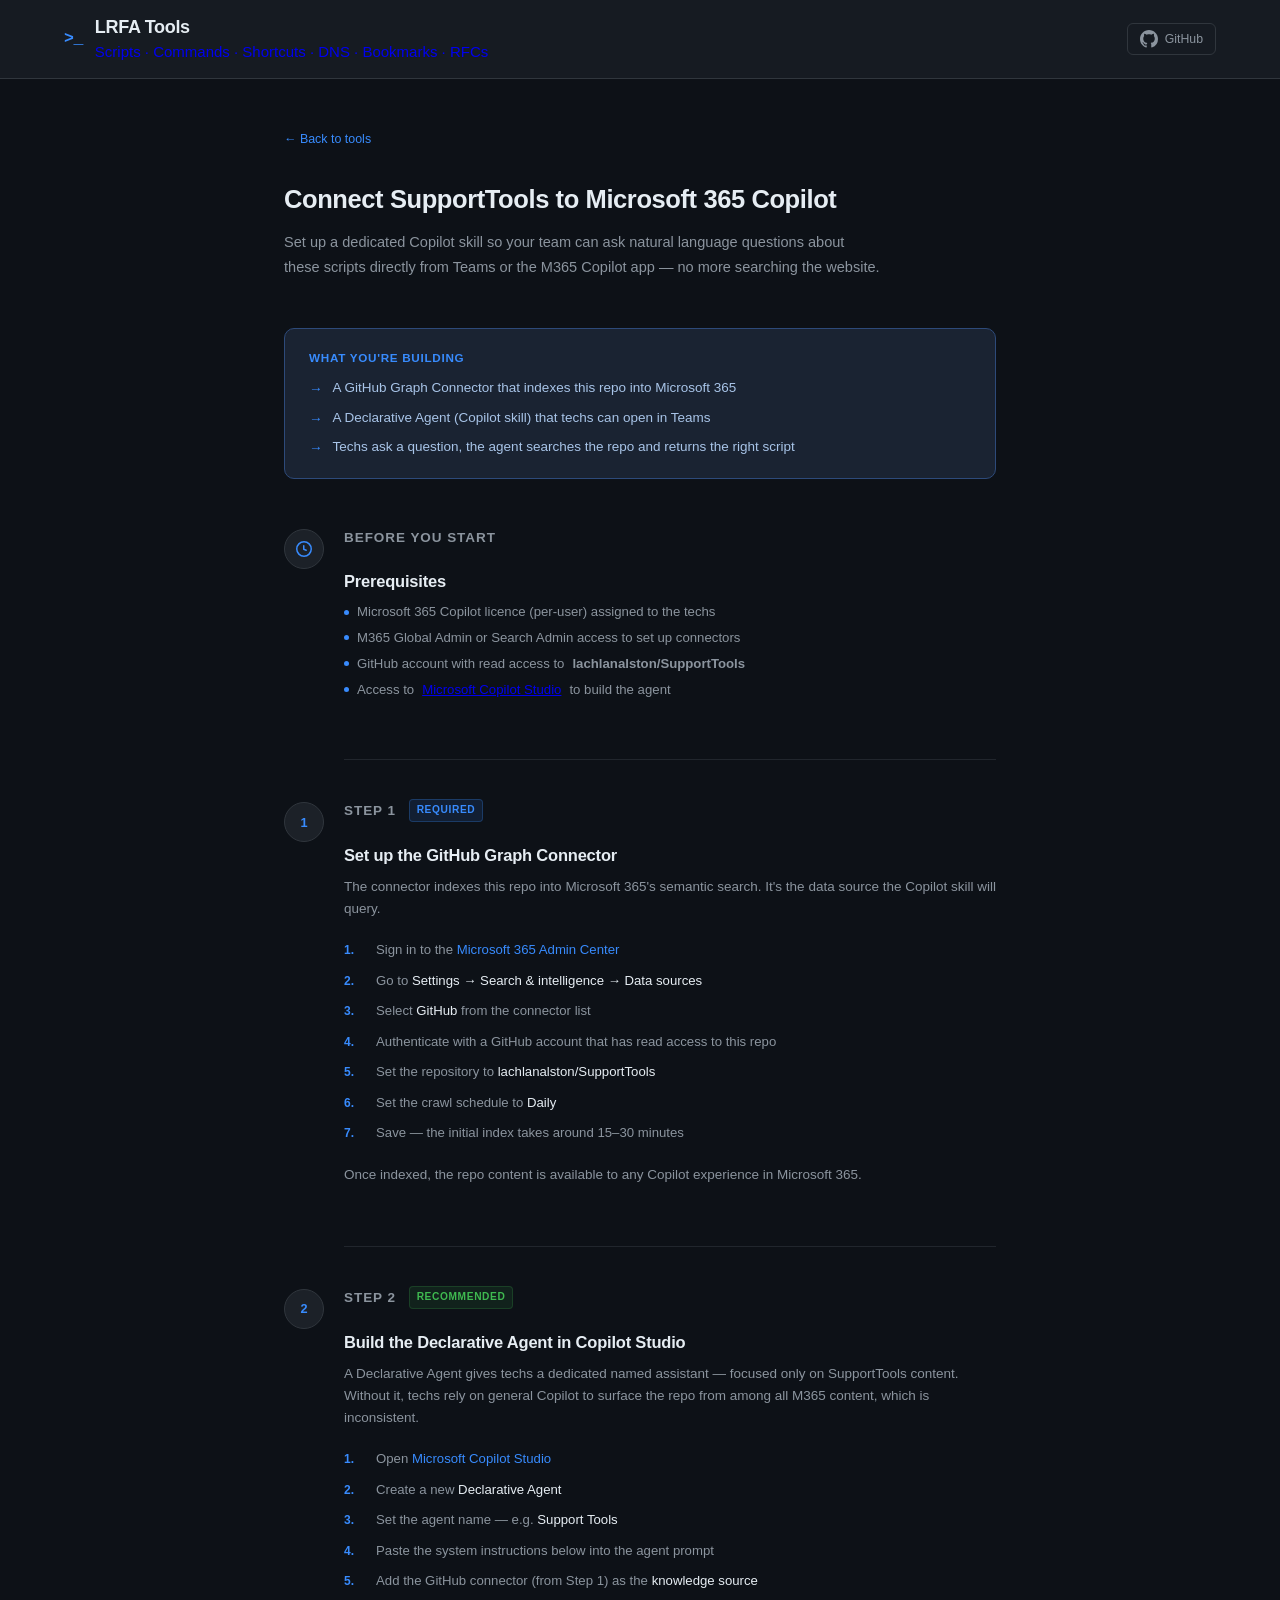
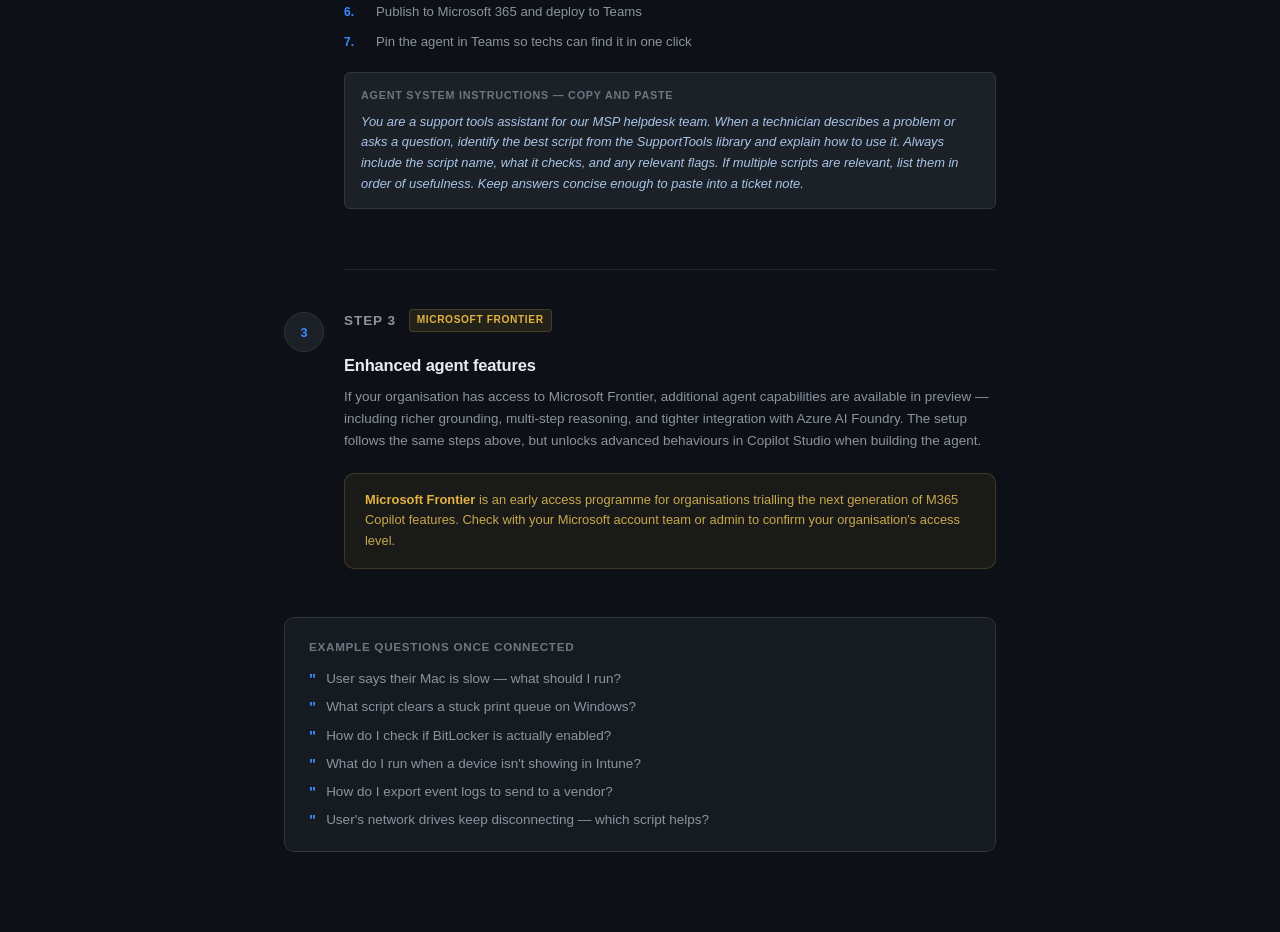
<file: docs/copilot.html>
<!DOCTYPE html>
<html lang="en">
<head>
  <meta charset="UTF-8" />
  <meta name="viewport" content="width=device-width, initial-scale=1.0" />
  <title>Connect to M365 Copilot — LRFA Tools</title>
  <link rel="icon" type="image/svg+xml" href="data:image/svg+xml,<svg xmlns='http://www.w3.org/2000/svg' viewBox='0 0 32 32'><rect width='32' height='32' rx='6' fill='%230d1117'/><text x='4' y='23' font-family='monospace' font-size='16' font-weight='700' fill='%23388bfd'>%3E_</text></svg>" />
  <link rel="stylesheet" href="style.css" />
  <style>
    .guide-wrap {
      max-width: 760px;
      margin: 0 auto;
      padding: 48px 24px 80px;
    }

    .guide-hero {
      margin-bottom: 48px;
    }

    .guide-hero h2 {
      font-size: 1.7rem;
      font-weight: 700;
      color: var(--text);
      letter-spacing: -0.4px;
      margin-bottom: 12px;
    }

    .guide-hero p {
      font-size: 0.97rem;
      color: var(--sub);
      line-height: 1.7;
      max-width: 600px;
    }

    /* What you're building box */
    .guide-outcome {
      background: #1a2332;
      border: 1px solid #2d4a7a;
      border-radius: var(--radius);
      padding: 20px 24px;
      margin-bottom: 48px;
    }

    .guide-outcome h3 {
      font-size: 0.78rem;
      font-weight: 600;
      text-transform: uppercase;
      letter-spacing: 0.06em;
      color: #388bfd;
      margin-bottom: 12px;
    }

    .guide-outcome ul {
      list-style: none;
      display: flex;
      flex-direction: column;
      gap: 8px;
    }

    .guide-outcome li {
      font-size: 0.9rem;
      color: #a8c4e8;
      display: flex;
      align-items: flex-start;
      gap: 10px;
    }

    .guide-outcome li::before {
      content: '→';
      color: #388bfd;
      flex-shrink: 0;
      margin-top: 1px;
    }

    /* Steps */
    .guide-steps {
      display: flex;
      flex-direction: column;
      gap: 40px;
    }

    .guide-step {
      display: grid;
      grid-template-columns: 40px 1fr;
      gap: 0 20px;
    }

    .step-number {
      width: 40px;
      height: 40px;
      border-radius: 50%;
      background: #1c2128;
      border: 1px solid #30363d;
      display: flex;
      align-items: center;
      justify-content: center;
      font-size: 0.85rem;
      font-weight: 700;
      color: #388bfd;
      flex-shrink: 0;
      margin-top: 2px;
    }

    .step-body {
      padding-bottom: 40px;
      border-bottom: 1px solid var(--border-sub);
    }

    .guide-step:last-child .step-body {
      border-bottom: none;
      padding-bottom: 0;
    }

    .step-label {
      font-size: 0.72rem;
      font-weight: 600;
      text-transform: uppercase;
      letter-spacing: 0.07em;
      color: var(--sub2);
      margin-bottom: 4px;
    }

    .step-body h3 {
      font-size: 1.1rem;
      font-weight: 700;
      color: var(--text);
      margin-bottom: 8px;
      letter-spacing: -0.2px;
    }

    .step-body > p {
      font-size: 0.9rem;
      color: var(--sub);
      line-height: 1.65;
      margin-bottom: 20px;
    }

    .step-list {
      list-style: none;
      display: flex;
      flex-direction: column;
      gap: 10px;
      margin-bottom: 20px;
    }

    .step-list li {
      display: grid;
      grid-template-columns: 22px 1fr;
      gap: 0 10px;
      font-size: 0.88rem;
      color: var(--sub);
      line-height: 1.55;
    }

    .step-list li .num {
      color: #388bfd;
      font-weight: 600;
      font-size: 0.8rem;
      padding-top: 1px;
    }

    .step-list li strong {
      color: var(--text);
      font-weight: 500;
    }

    .step-list li a {
      color: #388bfd;
      text-decoration: none;
    }

    .step-list li a:hover {
      text-decoration: underline;
    }

    /* Code / prompt block */
    .prompt-block {
      background: var(--card);
      border: 1px solid var(--border);
      border-radius: var(--radius-sm);
      padding: 14px 16px;
      margin-bottom: 20px;
    }

    .prompt-block p.prompt-label {
      font-size: 0.72rem;
      font-weight: 600;
      text-transform: uppercase;
      letter-spacing: 0.07em;
      color: var(--sub2);
      margin-bottom: 8px;
    }

    .prompt-block p.prompt-text {
      font-size: 0.86rem;
      color: #a8c4e8;
      line-height: 1.6;
      font-style: italic;
    }

    /* Badge: required / optional */
    .step-badge {
      display: inline-block;
      font-size: 0.68rem;
      font-weight: 600;
      text-transform: uppercase;
      letter-spacing: 0.06em;
      padding: 2px 7px;
      border-radius: 4px;
      margin-left: 8px;
      vertical-align: middle;
      position: relative;
      top: -1px;
    }

    .badge-required {
      background: rgba(56,139,253,0.12);
      color: #388bfd;
      border: 1px solid rgba(56,139,253,0.25);
    }

    .badge-recommended {
      background: rgba(63,185,80,0.1);
      color: #3fb950;
      border: 1px solid rgba(63,185,80,0.2);
    }

    .badge-preview {
      background: rgba(227,179,65,0.1);
      color: #e3b341;
      border: 1px solid rgba(227,179,65,0.2);
    }

    /* Prerequisites */
    .prereq-list {
      display: flex;
      flex-direction: column;
      gap: 6px;
      margin-bottom: 20px;
    }

    .prereq-list li {
      font-size: 0.88rem;
      color: var(--sub);
      display: flex;
      align-items: center;
      gap: 8px;
    }

    .prereq-list li::before {
      content: '';
      width: 5px;
      height: 5px;
      border-radius: 50%;
      background: #388bfd;
      flex-shrink: 0;
    }

    /* Example questions */
    .examples {
      background: var(--surface);
      border: 1px solid var(--border);
      border-radius: var(--radius);
      padding: 20px 24px;
      margin-top: 48px;
    }

    .examples h3 {
      font-size: 0.78rem;
      font-weight: 600;
      text-transform: uppercase;
      letter-spacing: 0.06em;
      color: var(--sub2);
      margin-bottom: 14px;
    }

    .examples ul {
      list-style: none;
      display: flex;
      flex-direction: column;
      gap: 8px;
    }

    .examples li {
      font-size: 0.9rem;
      color: var(--sub);
      display: flex;
      align-items: flex-start;
      gap: 10px;
    }

    .examples li::before {
      content: '"';
      color: #388bfd;
      font-weight: 700;
      font-size: 1rem;
      line-height: 1.3;
      flex-shrink: 0;
    }

    /* Back link */
    .guide-back {
      display: inline-flex;
      align-items: center;
      gap: 6px;
      font-size: 0.83rem;
      color: #388bfd;
      text-decoration: none;
      margin-bottom: 32px;
    }

    .guide-back:hover { text-decoration: underline; }

    /* Frontier note */
    .frontier-note {
      background: rgba(227,179,65,0.06);
      border: 1px solid rgba(227,179,65,0.2);
      border-radius: var(--radius);
      padding: 16px 20px;
      margin-top: 16px;
    }

    .frontier-note p {
      font-size: 0.86rem;
      color: #c9a84c;
      line-height: 1.6;
    }

    .frontier-note strong {
      color: #e3b341;
    }
  </style>
</head>
<body>

  <header>
    <div class="header-inner">
      <a class="brand" href="/" style="text-decoration:none;">
        <span class="brand-icon">&gt;_</span>
        <div>
          <h1>LRFA Tools</h1>
          <p class="brand-sub">Scripts &middot; Commands &middot; Shortcuts &middot; DNS &middot; Bookmarks &middot; RFCs</p>
        </div>
      </a>
      <a class="github-link" href="https://github.com/lachlanalston/SupportTools" target="_blank" rel="noopener">
        <svg viewBox="0 0 16 16" fill="currentColor" width="18" height="18"><path d="M8 0C3.58 0 0 3.58 0 8c0 3.54 2.29 6.53 5.47 7.59.4.07.55-.17.55-.38 0-.19-.01-.82-.01-1.49-2.01.37-2.53-.49-2.69-.94-.09-.23-.48-.94-.82-1.13-.28-.15-.68-.52-.01-.53.63-.01 1.08.58 1.23.82.72 1.21 1.87.87 2.33.66.07-.52.28-.87.51-1.07-1.78-.2-3.64-.89-3.64-3.95 0-.87.31-1.59.82-2.15-.08-.2-.36-1.02.08-2.12 0 0 .67-.21 2.2.82.64-.18 1.32-.27 2-.27.68 0 1.36.09 2 .27 1.53-1.04 2.2-.82 2.2-.82.44 1.1.16 1.92.08 2.12.51.56.82 1.27.82 2.15 0 3.07-1.87 3.75-3.65 3.95.29.25.54.73.54 1.48 0 1.07-.01 1.93-.01 2.2 0 .21.15.46.55.38A8.013 8.013 0 0016 8c0-4.42-3.58-8-8-8z"/></svg>
        GitHub
      </a>
    </div>
  </header>

  <div class="guide-wrap">

    <a class="guide-back" href="/">&larr; Back to tools</a>

    <div class="guide-hero">
      <h2>Connect SupportTools to Microsoft 365 Copilot</h2>
      <p>Set up a dedicated Copilot skill so your team can ask natural language questions about these scripts directly from Teams or the M365 Copilot app — no more searching the website.</p>
    </div>

    <div class="guide-outcome">
      <h3>What you're building</h3>
      <ul>
        <li>A GitHub Graph Connector that indexes this repo into Microsoft 365</li>
        <li>A Declarative Agent (Copilot skill) that techs can open in Teams</li>
        <li>Techs ask a question, the agent searches the repo and returns the right script</li>
      </ul>
    </div>

    <div class="guide-steps">

      <!-- Prerequisites -->
      <div class="guide-step">
        <div class="step-number">
          <svg viewBox="0 0 16 16" fill="currentColor" width="16" height="16"><path d="M8 0a8 8 0 1 1 0 16A8 8 0 0 1 8 0ZM1.5 8a6.5 6.5 0 1 0 13 0 6.5 6.5 0 0 0-13 0Zm7-3.25v2.992l2.028.812a.75.75 0 0 1-.557 1.392l-2.5-1A.751.751 0 0 1 7 8.25v-3.5a.75.75 0 0 1 1.5 0Z"/></svg>
        </div>
        <div class="step-body">
          <p class="step-label">Before you start</p>
          <h3>Prerequisites</h3>
          <ul class="prereq-list">
            <li>Microsoft 365 Copilot licence (per-user) assigned to the techs</li>
            <li>M365 Global Admin or Search Admin access to set up connectors</li>
            <li>GitHub account with read access to <strong>lachlanalston/SupportTools</strong></li>
            <li>Access to <a href="https://copilotstudio.microsoft.com" target="_blank" rel="noopener">Microsoft Copilot Studio</a> to build the agent</li>
          </ul>
        </div>
      </div>

      <!-- Step 1 -->
      <div class="guide-step">
        <div class="step-number">1</div>
        <div class="step-body">
          <p class="step-label">Step 1 <span class="step-badge badge-required">Required</span></p>
          <h3>Set up the GitHub Graph Connector</h3>
          <p>The connector indexes this repo into Microsoft 365's semantic search. It's the data source the Copilot skill will query.</p>
          <ol class="step-list">
            <li><span class="num">1.</span><span>Sign in to the <a href="https://admin.microsoft.com" target="_blank" rel="noopener">Microsoft 365 Admin Center</a></span></li>
            <li><span class="num">2.</span><span>Go to <strong>Settings → Search &amp; intelligence → Data sources</strong></span></li>
            <li><span class="num">3.</span><span>Select <strong>GitHub</strong> from the connector list</span></li>
            <li><span class="num">4.</span><span>Authenticate with a GitHub account that has read access to this repo</span></li>
            <li><span class="num">5.</span><span>Set the repository to <strong>lachlanalston/SupportTools</strong></span></li>
            <li><span class="num">6.</span><span>Set the crawl schedule to <strong>Daily</strong></span></li>
            <li><span class="num">7.</span><span>Save — the initial index takes around 15–30 minutes</span></li>
          </ol>
          <p>Once indexed, the repo content is available to any Copilot experience in Microsoft 365.</p>
        </div>
      </div>

      <!-- Step 2 -->
      <div class="guide-step">
        <div class="step-number">2</div>
        <div class="step-body">
          <p class="step-label">Step 2 <span class="step-badge badge-recommended">Recommended</span></p>
          <h3>Build the Declarative Agent in Copilot Studio</h3>
          <p>A Declarative Agent gives techs a dedicated named assistant — focused only on SupportTools content. Without it, techs rely on general Copilot to surface the repo from among all M365 content, which is inconsistent.</p>
          <ol class="step-list">
            <li><span class="num">1.</span><span>Open <a href="https://copilotstudio.microsoft.com" target="_blank" rel="noopener">Microsoft Copilot Studio</a></span></li>
            <li><span class="num">2.</span><span>Create a new <strong>Declarative Agent</strong></span></li>
            <li><span class="num">3.</span><span>Set the agent name — e.g. <strong>Support Tools</strong></span></li>
            <li><span class="num">4.</span><span>Paste the system instructions below into the agent prompt</span></li>
            <li><span class="num">5.</span><span>Add the GitHub connector (from Step 1) as the <strong>knowledge source</strong></span></li>
            <li><span class="num">6.</span><span>Publish to Microsoft 365 and deploy to Teams</span></li>
            <li><span class="num">7.</span><span>Pin the agent in Teams so techs can find it in one click</span></li>
          </ol>
          <div class="prompt-block">
            <p class="prompt-label">Agent system instructions — copy and paste</p>
            <p class="prompt-text">You are a support tools assistant for our MSP helpdesk team. When a technician describes a problem or asks a question, identify the best script from the SupportTools library and explain how to use it. Always include the script name, what it checks, and any relevant flags. If multiple scripts are relevant, list them in order of usefulness. Keep answers concise enough to paste into a ticket note.</p>
          </div>
        </div>
      </div>

      <!-- Step 3: Frontier -->
      <div class="guide-step">
        <div class="step-number">3</div>
        <div class="step-body">
          <p class="step-label">Step 3 <span class="step-badge badge-preview">Microsoft Frontier</span></p>
          <h3>Enhanced agent features</h3>
          <p>If your organisation has access to Microsoft Frontier, additional agent capabilities are available in preview — including richer grounding, multi-step reasoning, and tighter integration with Azure AI Foundry. The setup follows the same steps above, but unlocks advanced behaviours in Copilot Studio when building the agent.</p>
          <div class="frontier-note">
            <p><strong>Microsoft Frontier</strong> is an early access programme for organisations trialling the next generation of M365 Copilot features. Check with your Microsoft account team or admin to confirm your organisation's access level.</p>
          </div>
        </div>
      </div>

    </div>

    <!-- Example questions -->
    <div class="examples">
      <h3>Example questions once connected</h3>
      <ul>
        <li>User says their Mac is slow — what should I run?</li>
        <li>What script clears a stuck print queue on Windows?</li>
        <li>How do I check if BitLocker is actually enabled?</li>
        <li>What do I run when a device isn't showing in Intune?</li>
        <li>How do I export event logs to send to a vendor?</li>
        <li>User's network drives keep disconnecting — which script helps?</li>
      </ul>
    </div>

  </div>

</body>
</html>
</file>
<file: docs/style.css>
/* ─── Copilot Banner ────────────────────────────────────────────── */
.copilot-banner {
  background: linear-gradient(90deg, #1a2332 0%, #162032 100%);
  border-bottom: 1px solid #2d4a7a;
}

.copilot-banner-inner {
  max-width: 1200px;
  margin: 0 auto;
  padding: 10px 24px;
  display: flex;
  align-items: center;
  gap: 12px;
  flex-wrap: wrap;
}

.copilot-banner-icon {
  color: #388bfd;
  flex-shrink: 0;
  display: flex;
  align-items: center;
}

.copilot-banner-text {
  font-size: 0.84rem;
  color: #a8c4e8;
  flex: 1;
  min-width: 200px;
}

.copilot-banner-text strong {
  color: #c9d9f0;
}

.copilot-banner-link {
  font-size: 0.82rem;
  color: #388bfd;
  text-decoration: none;
  white-space: nowrap;
  padding: 4px 10px;
  border: 1px solid #2d4a7a;
  border-radius: var(--radius-sm);
  transition: background var(--transition), border-color var(--transition);
}

.copilot-banner-link:hover {
  background: rgba(56, 139, 253, 0.1);
  border-color: #388bfd;
}

.copilot-banner-dismiss {
  background: none;
  border: none;
  color: #4d6a8a;
  cursor: pointer;
  font-size: 1.1rem;
  line-height: 1;
  padding: 2px 4px;
  flex-shrink: 0;
  transition: color var(--transition);
}

.copilot-banner-dismiss:hover {
  color: #8b949e;
}

.copilot-banner[hidden] { display: none; }


/* ─── Footer ─────────────────────────────────────────────────────── */
footer {
  border-top: 1px solid var(--border-sub);
  margin-top: 48px;
}

.footer-inner {
  max-width: 1200px;
  margin: 0 auto;
  padding: 18px 24px;
  display: flex;
  align-items: center;
  justify-content: space-between;
  gap: 16px;
  flex-wrap: wrap;
}

.footer-copy {
  font-size: 0.8rem;
  color: var(--sub2);
}

.footer-links {
  display: flex;
  align-items: center;
  gap: 16px;
}

.footer-links a {
  font-size: 0.8rem;
  color: var(--sub2);
  text-decoration: none;
  display: flex;
  align-items: center;
  gap: 5px;
  transition: color var(--transition);
}

.footer-links a:hover { color: var(--sub); }

/* ─── Reset & Base ─────────────────────────────────────────────── */
*, *::before, *::after { box-sizing: border-box; margin: 0; padding: 0; }

:root {
  --bg:         #0d1117;
  --surface:    #161b22;
  --card:       #1c2128;
  --card-hover: #212830;
  --border:     #30363d;
  --border-sub: #21262d;
  --text:       #e6edf3;
  --sub:        #8b949e;
  --sub2:       #6e7681;

  --windows:  #2196f3;
  --macos:    #9b8af4;
  --m365:     #d83b01;
  --api:      #00a859;
  --unifi:    #006fff;
  --wip:      #e3b341;

  --radius:   10px;
  --radius-sm: 6px;
  --transition: 0.15s ease;
}

html { font-size: 15px; }

body {
  background: var(--bg);
  color: var(--text);
  font-family: -apple-system, BlinkMacSystemFont, "Segoe UI", Roboto, Helvetica, Arial, sans-serif;
  line-height: 1.5;
  min-height: 100vh;
}

/* ─── Header ───────────────────────────────────────────────────── */
header {
  background: var(--surface);
  border-bottom: 1px solid var(--border);
  position: sticky;
  top: 0;
  z-index: 100;
}

.header-inner {
  max-width: 1200px;
  margin: 0 auto;
  padding: 14px 24px;
  display: flex;
  align-items: center;
  justify-content: space-between;
  gap: 16px;
}

.brand {
  display: flex;
  align-items: center;
  gap: 12px;
}

.brand-icon {
  font-family: "SFMono-Regular", Consolas, "Liberation Mono", Menlo, monospace;
  font-size: 1.1rem;
  font-weight: 700;
  color: #388bfd;
  line-height: 1;
  letter-spacing: -0.5px;
}

.brand h1 {
  font-size: 1.2rem;
  font-weight: 700;
  letter-spacing: -0.3px;
  color: var(--text);
}

.header-stats {
  font-size: 0.75rem;
  color: var(--sub2);
  margin-top: 2px;
  font-variant-numeric: tabular-nums;
}

.github-link {
  display: flex;
  align-items: center;
  gap: 7px;
  color: var(--sub);
  text-decoration: none;
  font-size: 0.82rem;
  padding: 6px 12px;
  border: 1px solid var(--border);
  border-radius: var(--radius-sm);
  transition: color var(--transition), border-color var(--transition), background var(--transition);
}

.github-link:hover {
  color: var(--text);
  border-color: var(--sub2);
  background: var(--card);
}

/* ─── Main ─────────────────────────────────────────────────────── */
main {
  max-width: 1200px;
  margin: 0 auto;
  padding: 32px 24px 60px;
}

/* ─── Search ───────────────────────────────────────────────────── */
.search-bar-wrap {
  position: relative;
  margin-bottom: 24px;
}

.search-icon {
  position: absolute;
  left: 14px;
  top: 50%;
  transform: translateY(-50%);
  color: var(--sub2);
  display: flex;
  pointer-events: none;
}

.search-input {
  width: 100%;
  background: var(--surface);
  border: 1px solid var(--border);
  border-radius: var(--radius);
  color: var(--text);
  font-size: 1.05rem;
  padding: 15px 120px 15px 42px;
  outline: none;
  transition: border-color var(--transition), box-shadow var(--transition);
  -webkit-appearance: none;
}

.search-input::placeholder { color: var(--sub2); }

.search-input:focus {
  border-color: #388bfd;
  box-shadow: 0 0 0 3px rgba(56, 139, 253, 0.15);
}

.search-hint {
  position: absolute;
  right: 14px;
  top: 50%;
  transform: translateY(-50%);
  font-size: 0.75rem;
  color: var(--sub2);
  pointer-events: none;
}

.search-input:focus ~ .search-hint { display: none; }

kbd {
  display: inline-block;
  background: var(--border-sub);
  border: 1px solid var(--border);
  border-radius: 4px;
  padding: 1px 5px;
  font-size: 0.7rem;
  font-family: inherit;
  color: var(--sub);
}

/* ─── Tabs ─────────────────────────────────────────────────────── */
.tabs {
  display: flex;
  gap: 2px;
  border-bottom: 1px solid var(--border);
  margin-bottom: 20px;
  overflow-x: auto;
  scrollbar-width: none;
}
.tabs::-webkit-scrollbar { display: none; }

.tab {
  background: none;
  border: none;
  color: var(--sub);
  cursor: pointer;
  padding: 8px 16px;
  font-size: 0.88rem;
  font-weight: 500;
  border-bottom: 2px solid transparent;
  margin-bottom: -1px;
  display: flex;
  align-items: center;
  gap: 8px;
  transition: color var(--transition);
}

.tab:hover { color: var(--text); }

.tab.active {
  color: var(--text);
  border-bottom-color: #388bfd;
}

.tab-count {
  background: var(--border);
  color: var(--sub);
  font-size: 0.72rem;
  font-weight: 600;
  padding: 1px 7px;
  border-radius: 20px;
}

.tab.active .tab-count {
  background: rgba(56, 139, 253, 0.15);
  color: #388bfd;
}

/* ─── Tab panels ───────────────────────────────────────────────── */
.tab-panel { display: none; }
.tab-panel.active { display: block; }

/* ─── Filters ──────────────────────────────────────────────────── */
.filters {
  display: flex;
  flex-wrap: wrap;
  gap: 8px;
  margin-bottom: 20px;
}

.filter-chip {
  display: flex;
  align-items: center;
  gap: 6px;
  background: var(--surface);
  border: 1px solid var(--border);
  border-radius: 20px;
  color: var(--sub);
  cursor: pointer;
  font-size: 0.8rem;
  font-weight: 500;
  padding: 5px 14px;
  transition: all var(--transition);
}

.filter-chip:hover {
  border-color: var(--sub2);
  color: var(--text);
}

.filter-chip.active {
  background: var(--card-hover);
  border-color: #388bfd;
  color: var(--text);
}

.filter-chip-fix.active {
  border-color: #3fb950;
  color: #3fb950;
}

.filter-chip-verified.active {
  border-color: #e3b341;
  color: #e3b341;
}

.dot {
  width: 8px;
  height: 8px;
  border-radius: 50%;
  flex-shrink: 0;
}
.dot-windows { background: var(--windows); }
.dot-macos   { background: var(--macos); }
.dot-m365    { background: var(--m365); }
.dot-api     { background: var(--api); }
.dot-unifi   { background: var(--unifi); }

/* ─── Card grid ────────────────────────────────────────────────── */
.card-grid {
  display: grid;
  grid-template-columns: repeat(auto-fill, minmax(300px, 1fr));
  gap: 12px;
}

/* ─── Script / Bookmark / Command cards ────────────────────────── */
.card {
  background: var(--card);
  border: 1px solid var(--border);
  border-radius: var(--radius);
  cursor: pointer;
  display: flex;
  flex-direction: column;
  gap: 8px;
  padding: 16px;
  text-decoration: none;
  transition: background var(--transition), border-color var(--transition), transform var(--transition);
  position: relative;
  overflow: hidden;
}

.card::before {
  content: '';
  position: absolute;
  left: 0;
  top: 0;
  bottom: 0;
  width: 3px;
  border-radius: var(--radius) 0 0 var(--radius);
}

.card[data-platform="windows"]::before  { background: var(--windows); }
.card[data-platform="macos"]::before    { background: var(--macos); }
.card[data-platform="m365"]::before     { background: var(--m365); }
.card[data-platform="api"]::before      { background: var(--api); }
.card[data-platform="unifi"]::before    { background: var(--unifi); }
.card[data-platform="shortcut"]::before { background: var(--macos); }
.card[data-platform="command"]::before  { background: var(--windows); }
.card[data-platform="bookmark"]::before { background: #388bfd; }
.card[data-platform="rfc"]::before      { background: #d4a72c; }
.card[data-platform="dns"][data-dns-category="Address"]::before     { background: #64b5f6; }
.card[data-platform="dns"][data-dns-category="Mail"]::before        { background: #f05322; }
.card[data-platform="dns"][data-dns-category="Name Server"]::before { background: #9b8af4; }
.card[data-platform="dns"][data-dns-category="Security"]::before    { background: #3fb950; }
.card[data-platform="dns"][data-dns-category="Service"]::before     { background: #26c6da; }
.card[data-platform="dns"][data-dns-category="General"]::before     { background: #8b949e; }

.card:hover {
  background: var(--card-hover);
  border-color: #388bfd44;
  transform: translateY(-1px);
}

.card-header {
  display: flex;
  align-items: flex-start;
  justify-content: space-between;
  gap: 8px;
}

.card-name {
  font-size: 0.95rem;
  font-weight: 600;
  color: var(--text);
  font-family: "SFMono-Regular", Consolas, "Liberation Mono", Menlo, monospace;
  word-break: break-word;
}

.card-badges {
  display: flex;
  gap: 5px;
  flex-shrink: 0;
  flex-wrap: wrap;
  justify-content: flex-end;
}

.badge {
  font-size: 0.68rem;
  font-weight: 600;
  padding: 2px 8px;
  border-radius: 20px;
  letter-spacing: 0.3px;
  text-transform: uppercase;
  white-space: nowrap;
}

.badge-windows   { background: rgba(33,150,243,0.15);  color: var(--windows); }
.badge-macos     { background: rgba(155,138,244,0.15); color: var(--macos); }
.badge-m365      { background: rgba(216,59,1,0.15);    color: #f05322; }
.badge-api       { background: rgba(0,168,89,0.15);    color: var(--api); }
.badge-unifi     { background: rgba(0,111,255,0.15);   color: var(--unifi); }
.badge-shortcut  { background: rgba(155,138,244,0.15); color: var(--macos); }
.badge-command   { background: rgba(33,150,243,0.15);  color: var(--windows); }
.badge-bookmark  { background: rgba(56,139,253,0.15);  color: #58a6ff; }
.badge-fix       { background: rgba(63,185,80,0.15);   color: #3fb950; }
.badge-verified  { background: rgba(227,179,65,0.15);  color: #e3b341; border: 1px solid rgba(227,179,65,0.35); display: inline-flex; align-items: center; gap: 4px; vertical-align: middle; }
.badge-rfc       { background: rgba(210,153,34,0.15);  color: #d4a72c; }
.badge-category  { background: rgba(110,118,129,0.15); color: var(--sub); border: 1px solid rgba(110,118,129,0.25); }
.badge-dns-address     { background: rgba(100,181,246,0.15); color: #64b5f6; }
.badge-dns-mail        { background: rgba(240,83,34,0.15);   color: #f05322; }
.badge-dns-name-server { background: rgba(155,138,244,0.15); color: #9b8af4; }
.badge-dns-security    { background: rgba(63,185,80,0.15);   color: #3fb950; }
.badge-dns-service     { background: rgba(38,198,218,0.15);  color: #26c6da; }
.badge-dns-general     { background: rgba(139,148,158,0.15); color: #8b949e; }

.card-desc {
  font-size: 0.82rem;
  color: var(--sub);
  line-height: 1.5;
  display: -webkit-box;
  -webkit-line-clamp: 2;
  -webkit-box-orient: vertical;
  overflow: hidden;
}

.card-tags {
  display: flex;
  flex-wrap: wrap;
  gap: 4px;
  margin-top: 2px;
}

.tag {
  background: var(--border-sub);
  border: 1px solid var(--border);
  border-radius: 4px;
  color: var(--sub2);
  font-size: 0.7rem;
  padding: 1px 6px;
}

.card-value {
  font-family: "SFMono-Regular", Consolas, "Liberation Mono", Menlo, monospace;
  font-size: 0.78rem;
  color: #79c0ff;
  background: var(--border-sub);
  border: 1px solid var(--border);
  border-radius: var(--radius-sm);
  padding: 6px 10px;
  word-break: break-all;
  margin-top: 2px;
}

.card-category {
  font-size: 0.72rem;
  color: var(--sub2);
  margin-top: 2px;
}

/* ─── Empty state ──────────────────────────────────────────────── */
.empty-state {
  color: var(--sub);
  font-size: 0.9rem;
  text-align: center;
  padding: 48px 0;
}

/* ─── Modal ────────────────────────────────────────────────────── */
.modal-backdrop {
  position: fixed;
  inset: 0;
  background: rgba(0, 0, 0, 0.7);
  z-index: 200;
  display: flex;
  align-items: center;
  justify-content: center;
  padding: 24px;
  backdrop-filter: blur(4px);
  animation: fadeIn 0.15s ease;
}

.modal-backdrop[hidden] { display: none; }

@keyframes fadeIn {
  from { opacity: 0; }
  to   { opacity: 1; }
}

.modal {
  background: var(--surface);
  border: 1px solid var(--border);
  border-radius: 14px;
  max-width: 560px;
  width: 100%;
  max-height: 85vh;
  overflow-y: auto;
  position: relative;
  animation: slideUp 0.15s ease;
}

@keyframes slideUp {
  from { opacity: 0; transform: translateY(12px); }
  to   { opacity: 1; transform: translateY(0); }
}

.modal-close {
  position: absolute;
  top: 14px;
  right: 16px;
  background: var(--card);
  border: 1px solid var(--border);
  border-radius: 50%;
  color: var(--sub);
  cursor: pointer;
  font-size: 1.1rem;
  line-height: 1;
  width: 28px;
  height: 28px;
  display: flex;
  align-items: center;
  justify-content: center;
  transition: all var(--transition);
  z-index: 1;
}

.modal-close:hover {
  background: var(--card-hover);
  color: var(--text);
  border-color: var(--sub2);
}

.modal-body {
  padding: 24px;
}

.modal-platform-bar {
  height: 4px;
  border-radius: 14px 14px 0 0;
  margin: -24px -24px 20px;
}

.modal-name {
  font-size: 1.1rem;
  font-weight: 700;
  font-family: "SFMono-Regular", Consolas, "Liberation Mono", Menlo, monospace;
  color: var(--text);
  margin-bottom: 10px;
  padding-right: 30px;
  word-break: break-word;
}

.modal-badges {
  display: flex;
  gap: 6px;
  flex-wrap: wrap;
  margin-bottom: 14px;
}

.modal-desc {
  font-size: 0.88rem;
  color: var(--sub);
  line-height: 1.65;
  margin-bottom: 16px;
}

.modal-section-label {
  font-size: 0.7rem;
  font-weight: 600;
  color: var(--sub2);
  text-transform: uppercase;
  letter-spacing: 0.8px;
  margin-bottom: 6px;
}

.modal-value {
  font-family: "SFMono-Regular", Consolas, "Liberation Mono", Menlo, monospace;
  font-size: 0.82rem;
  color: #79c0ff;
  background: var(--card);
  border: 1px solid var(--border);
  border-radius: var(--radius-sm);
  padding: 10px 12px;
  margin-bottom: 16px;
  word-break: break-all;
  line-height: 1.55;
  position: relative;
}

.modal-tags {
  display: flex;
  flex-wrap: wrap;
  gap: 5px;
  margin-bottom: 20px;
}

.modal-actions {
  display: flex;
  gap: 10px;
  flex-wrap: wrap;
}

.btn {
  display: inline-flex;
  align-items: center;
  gap: 7px;
  padding: 8px 16px;
  border-radius: var(--radius-sm);
  font-size: 0.83rem;
  font-weight: 500;
  cursor: pointer;
  text-decoration: none;
  transition: all var(--transition);
  border: 1px solid transparent;
}

.btn-primary {
  background: #238636;
  border-color: #2ea043;
  color: #fff;
}
.btn-primary:hover { background: #2ea043; }

.btn-secondary {
  background: var(--card);
  border-color: var(--border);
  color: var(--sub);
}
.btn-secondary:hover {
  background: var(--card-hover);
  border-color: var(--sub2);
  color: var(--text);
}

.btn-copy-success {
  background: #238636 !important;
  border-color: #2ea043 !important;
  color: #fff !important;
}

.btn-run {
  background: #1a7f37;
  border-color: #238636;
  color: #fff;
}
.btn-run:hover { background: #238636; }

.btn-run-config {
  background: rgba(227,179,65,0.1);
  border-color: rgba(227,179,65,0.4);
  color: var(--wip);
}
.btn-run-config:hover {
  background: rgba(227,179,65,0.18);
  border-color: var(--wip);
}

.btn-report {
  background: rgba(248,81,73,0.08);
  border-color: rgba(248,81,73,0.3);
  color: #f85149;
}
.btn-report:hover {
  background: rgba(248,81,73,0.15);
  border-color: #f85149;
}

/* ─── One-liner block ──────────────────────────────────────────── */
.modal-oneliner {
  font-family: "SFMono-Regular", Consolas, "Liberation Mono", Menlo, monospace;
  font-size: 0.8rem;
  color: #79c0ff;
  background: var(--card);
  border: 1px solid var(--border);
  border-radius: var(--radius-sm);
  padding: 10px 12px;
  word-break: break-all;
  line-height: 1.6;
  margin-bottom: 2px;
  user-select: all;
}

.modal-config-warning {
  display: flex;
  align-items: flex-start;
  gap: 7px;
  background: rgba(227,179,65,0.08);
  border: 1px solid rgba(227,179,65,0.3);
  border-radius: var(--radius-sm);
  color: #d4a72c;
  font-size: 0.78rem;
  line-height: 1.5;
  padding: 8px 10px;
  margin-bottom: 8px;
}

/* ─── Flags section ────────────────────────────────────────────── */
.modal-flags {
  display: flex;
  flex-direction: column;
  gap: 12px;
  margin-top: 14px;
}

.modal-flag-item {
  background: rgba(110,118,129,0.06);
  border: 1px solid var(--border);
  border-radius: var(--radius-sm);
  padding: 12px 14px;
}

.modal-flag-header {
  display: flex;
  align-items: baseline;
  gap: 10px;
  margin-bottom: 10px;
  flex-wrap: wrap;
}

.modal-flag-name {
  font-family: "SFMono-Regular", Consolas, "Liberation Mono", Menlo, monospace;
  font-size: 0.78rem;
  color: #79c0ff;
  background: rgba(56,139,253,0.1);
  border: 1px solid rgba(56,139,253,0.2);
  border-radius: 4px;
  padding: 2px 7px;
  white-space: nowrap;
  flex-shrink: 0;
}

.modal-flag-when {
  font-size: 0.8rem;
  color: var(--sub);
  line-height: 1.5;
}

.modal-flag-cmd {
  margin-bottom: 0;
}

.modal-flag-type {
  font-size: 0.7rem;
  font-weight: 600;
  letter-spacing: 0.04em;
  text-transform: uppercase;
  border-radius: 4px;
  padding: 2px 6px;
  flex-shrink: 0;
}

.modal-flag-type-fix {
  background: rgba(63,185,80,0.12);
  color: #3fb950;
  border: 1px solid rgba(63,185,80,0.25);
}

.modal-flag-type-mode {
  background: rgba(56,139,253,0.1);
  color: #58a6ff;
  border: 1px solid rgba(56,139,253,0.2);
}

.modal-config-warning svg {
  flex-shrink: 0;
  margin-top: 1px;
}

/* ─── Terminal Windows ─────────────────────────────────────────── */
.terminal {
  border-radius: var(--radius-sm);
  overflow: hidden;
  margin-bottom: 4px;
  font-family: "SFMono-Regular", Consolas, "Liberation Mono", Menlo, monospace;
  font-size: 0.8rem;
  line-height: 1.6;
}

/* macOS Terminal */
.terminal-macos .terminal-titlebar {
  background: #2d2d2d;
  padding: 7px 12px;
  display: flex;
  align-items: center;
  gap: 6px;
  position: relative;
}

.terminal-dot {
  width: 12px;
  height: 12px;
  border-radius: 50%;
  flex-shrink: 0;
}
.terminal-dot-red    { background: #ff5f57; }
.terminal-dot-yellow { background: #febc2e; }
.terminal-dot-green  { background: #28c840; }

.terminal-macos .terminal-title {
  position: absolute;
  left: 50%;
  transform: translateX(-50%);
  font-size: 0.72rem;
  color: #888;
  font-family: -apple-system, BlinkMacSystemFont, "Segoe UI", sans-serif;
  pointer-events: none;
}

.terminal-macos .terminal-body {
  background: #1a1a1a;
  padding: 12px 14px;
  color: #e6edf3;
}

.terminal-macos .terminal-prompt {
  color: #28c840;
  flex-shrink: 0;
  user-select: none;
  margin-right: 8px;
  white-space: nowrap;
}

/* UniFi Terminal */
.terminal-unifi .terminal-titlebar {
  background: #0d1117;
  padding: 7px 12px;
  display: flex;
  align-items: center;
  border-bottom: 1px solid rgba(0,111,255,0.3);
}

.terminal-unifi .terminal-title {
  font-size: 0.72rem;
  color: #006fff;
  font-family: -apple-system, BlinkMacSystemFont, "Segoe UI", sans-serif;
}

.terminal-unifi .terminal-body {
  background: #0d1117;
  padding: 12px 14px;
  color: #eaeaea;
}

.terminal-unifi .terminal-prompt {
  color: #006fff;
  flex-shrink: 0;
  user-select: none;
  margin-right: 8px;
  white-space: nowrap;
}

/* PowerShell Terminal */
.terminal-ps .terminal-titlebar {
  background: #012456;
  padding: 7px 12px;
  display: flex;
  align-items: center;
  border-bottom: 1px solid rgba(255,255,255,0.08);
}

.terminal-ps .terminal-title {
  font-size: 0.72rem;
  color: #bbb;
  font-family: -apple-system, BlinkMacSystemFont, "Segoe UI", sans-serif;
}

.terminal-ps .terminal-body {
  background: #012456;
  padding: 12px 14px;
  color: #eaeaea;
}

.terminal-ps .terminal-prompt {
  color: #ffff54;
  flex-shrink: 0;
  user-select: none;
  margin-right: 8px;
  white-space: nowrap;
}

.terminal-line {
  display: flex;
  align-items: flex-start;
  margin-bottom: 2px;
}

.terminal-cmd {
  word-break: break-all;
}

.terminal-cmd-dim {
  opacity: 0.45;
}

.terminal-prereq-note {
  font-size: 0.68rem;
  color: rgba(255,255,255,0.35);
  font-family: -apple-system, BlinkMacSystemFont, "Segoe UI", sans-serif;
  margin-bottom: 5px;
  text-transform: uppercase;
  letter-spacing: 0.5px;
}

.terminal-divider {
  border: none;
  border-top: 1px solid rgba(255,255,255,0.1);
  margin: 8px 0 10px;
}

/* ─── DNS Add Record Table ──────────────────────────────────────── */
.dns-add-note {
  font-size: 0.78rem;
  color: var(--sub);
  line-height: 1.55;
  padding: 8px 10px;
  background: rgba(110,118,129,0.07);
  border: 1px solid var(--border);
  border-radius: var(--radius-sm);
  margin-bottom: 10px;
}

.dns-add-table {
  background: var(--card);
  border: 1px solid var(--border);
  border-radius: var(--radius-sm);
  overflow: hidden;
  margin-bottom: 16px;
  font-family: "SFMono-Regular", Consolas, "Liberation Mono", Menlo, monospace;
  font-size: 0.78rem;
  overflow-x: auto;
}

.dns-add-row {
  display: flex;
}

.dns-add-row span {
  flex: 1;
  min-width: 80px;
  padding: 7px 10px;
  border-right: 1px solid var(--border);
  word-break: break-all;
}

.dns-add-row span:last-child {
  border-right: none;
  flex: 2;
}

.dns-add-header {
  background: var(--border-sub);
  border-bottom: 1px solid var(--border);
}

.dns-add-header span {
  font-size: 0.68rem;
  font-weight: 600;
  color: var(--sub2);
  text-transform: uppercase;
  letter-spacing: 0.5px;
}

.dns-add-row:not(.dns-add-header) span {
  color: #79c0ff;
}

/* Linux Terminal */
.terminal-linux .terminal-titlebar {
  background: #2d2d2d;
  padding: 7px 12px;
  display: flex;
  align-items: center;
  border-bottom: 1px solid rgba(255,255,255,0.08);
}

.terminal-linux .terminal-title {
  font-size: 0.72rem;
  color: #bbb;
  font-family: -apple-system, BlinkMacSystemFont, "Segoe UI", sans-serif;
}

.terminal-linux .terminal-body {
  background: #1a1a1a;
  padding: 12px 14px;
  color: #e6edf3;
}

.terminal-linux .terminal-prompt {
  color: #4ec9b0;
  flex-shrink: 0;
  user-select: none;
  margin-right: 8px;
  white-space: nowrap;
}

.terminal-output {
  font-family: "SFMono-Regular", Consolas, "Liberation Mono", Menlo, monospace;
  font-size: 0.79rem;
  color: #8b949e;
  white-space: pre;
  tab-size: 8;
  margin-top: 10px;
  line-height: 1.65;
  overflow-x: auto;
}

/* ─── Toast ────────────────────────────────────────────────────── */
#copy-toast {
  position: fixed;
  bottom: 28px;
  left: 50%;
  transform: translateX(-50%) translateY(12px);
  background: #2ea043;
  color: #fff;
  font-size: 0.82rem;
  font-weight: 500;
  padding: 9px 18px;
  border-radius: 20px;
  display: flex;
  align-items: center;
  gap: 7px;
  box-shadow: 0 4px 16px rgba(0,0,0,0.4);
  opacity: 0;
  pointer-events: none;
  z-index: 999;
  white-space: nowrap;
}

#copy-toast.toast-show {
  animation: toastIn 0.2s ease forwards;
}

#copy-toast.toast-hide {
  animation: toastOut 0.25s ease forwards;
}

@keyframes toastIn {
  to { opacity: 1; transform: translateX(-50%) translateY(0); }
}

@keyframes toastOut {
  to { opacity: 0; transform: translateX(-50%) translateY(8px); }
}

/* ─── NBN Field Guide (#nbn panel) ─────────────────────────────── */
/* The guide is prose, not cards, so it brings its own typography. Everything is
   scoped to #tab-nbn: these are short, generic class names and the rest of the
   site must not inherit them. --mono is local for the same reason. */
#tab-nbn {
  --mono: SFMono-Regular, Consolas, "Liberation Mono", Menlo, monospace;
  max-width: 900px;
}

#tab-nbn a { color: #388bfd; text-decoration: none; }
#tab-nbn a:hover { text-decoration: underline; }

#tab-nbn .intro { padding: 4px 0; }
#tab-nbn .intro h2 { font-size: 19px; margin: 0 0 6px; }
#tab-nbn .intro p { color: var(--sub); font-size: 14px; margin: 0; max-width: 68ch; }

#tab-nbn section.test { margin-top: 30px; }
#tab-nbn .thead { display: flex; align-items: baseline; gap: 10px; flex-wrap: wrap; }
#tab-nbn .thead h3 { font-family: var(--mono); font-size: 16px; margin: 0; }
#tab-nbn .tbadge { font-family: var(--mono); font-size: 10.5px; letter-spacing: 0.05em; color: var(--text); background: var(--card-hover); border: 1px solid var(--border); border-radius: 5px; padding: 1px 8px; }
#tab-nbn .tbadge.si { border-color: #9e6a03; color: #d29922; background: transparent; }
#tab-nbn .tsub { color: var(--sub2); font-size: 13px; margin: 4px 0 0; max-width: 70ch; }
#tab-nbn .tnote { color: var(--sub2); font-size: 12.5px; margin: 10px 0 0; max-width: 70ch; font-style: italic; }
#tab-nbn .tmeta { font-family: var(--mono); font-size: 11px; color: var(--sub2); letter-spacing: 0.03em; margin-left: auto; }

#tab-nbn .fields { margin-top: 14px; border: 1px solid var(--border); border-radius: 10px; background: var(--surface); overflow: hidden; }
#tab-nbn .field { display: grid; grid-template-columns: 205px minmax(0, 1fr); gap: 4px 18px; padding: 13px 16px; border-top: 1px solid var(--border-sub); }
#tab-nbn .field:first-child { border-top: 0; }
#tab-nbn .fname { font-family: var(--mono); font-size: 13px; font-weight: 600; color: var(--text); padding-top: 1px; }
#tab-nbn .fname .fx { display: block; font-weight: 400; font-size: 11px; color: var(--sub2); margin-top: 3px; }
#tab-nbn .fname .sit { display: block; font-weight: 400; font-size: 10.5px; letter-spacing: 0.04em; color: #d29922; margin-top: 3px; }
#tab-nbn .fbody .what { color: var(--sub); font-size: 13px; margin: 0 0 6px; }
#tab-nbn .fbody .read { color: var(--text); font-size: 13.5px; margin: 0; }
#tab-nbn .fbody details { margin-top: 8px; }
#tab-nbn .fbody summary { cursor: pointer; color: var(--sub2); font-size: 12px; user-select: none; }
#tab-nbn .fbody summary:hover { color: var(--sub); }
#tab-nbn .fbody details p { color: var(--sub); font-size: 12.5px; margin: 7px 0 0; max-width: 64ch; }

/* The guide's own <mark> carries its judgements; mark.hit is a search hit. */
#tab-nbn mark { background: transparent; color: var(--text); font-weight: 600; }
#tab-nbn mark.hit { background: rgba(56, 139, 253, 0.22); border-radius: 3px; padding: 0 2px; }

#tab-nbn .after { margin-top: 34px; border-top: 1px solid var(--border); padding-top: 16px; }
#tab-nbn .after h3 { font-size: 15px; margin: 0 0 4px; }
#tab-nbn .after > p { color: var(--sub2); font-size: 13px; margin: 0 0 10px; }
#tab-nbn .after details { background: var(--surface); border: 1px solid var(--border); border-radius: 10px; padding: 0; margin-top: 8px; }
#tab-nbn .after summary { cursor: pointer; padding: 10px 14px; font-size: 13.5px; font-weight: 600; }
#tab-nbn .after .din { padding: 2px 14px 12px; }
#tab-nbn .after .din p { font-size: 13px; color: var(--sub); margin: 8px 0 0; max-width: 72ch; }
#tab-nbn .after .din .q { font-family: var(--mono); font-size: 12px; color: var(--sub); background: var(--bg); border: 1px solid var(--border-sub); border-radius: 6px; padding: 8px 11px; margin-top: 8px; }

#tab-nbn .numbers { margin-top: 34px; }
#tab-nbn .numgrid { display: grid; grid-template-columns: repeat(auto-fill, minmax(260px, 1fr)); gap: 10px; margin-top: 14px; }
#tab-nbn .num { border: 1px solid var(--border); border-radius: 10px; background: var(--surface); padding: 12px 14px; }
#tab-nbn .num-head { display: flex; align-items: baseline; justify-content: space-between; gap: 10px; }
#tab-nbn .num-name { font-family: var(--mono); font-size: 12.5px; font-weight: 600; color: var(--text); }
#tab-nbn .num-headline { font-family: var(--mono); font-size: 12px; color: #d29922; white-space: nowrap; }
#tab-nbn .num-desc { color: var(--sub); font-size: 12.5px; margin: 7px 0 0; }
#tab-nbn .num-tech { font-family: var(--mono); font-size: 10.5px; letter-spacing: 0.05em; color: var(--sub2); margin-top: 7px; text-transform: uppercase; }

#tab-nbn .docs { border-top: 1px solid var(--border); margin-top: 30px; padding-top: 14px; }
#tab-nbn .docs h4 { font-family: var(--mono); font-size: 11.5px; text-transform: uppercase; letter-spacing: 0.06em; color: var(--sub2); margin: 0 0 8px; font-weight: 600; }
#tab-nbn .docs h4 span { text-transform: none; letter-spacing: 0; font-weight: 400; }
#tab-nbn .docs ul { list-style: none; margin: 0; padding: 0; font-size: 12.5px; color: var(--sub2); }
#tab-nbn .docs li { padding: 2px 0; }

#tab-nbn [hidden] { display: none !important; }

/* Printing the guide: the chrome goes, the open state of every "why" comes. */
@media print {
  header, nav.tabs, .copilot-banner, .search-bar-wrap, .filters, footer { display: none; }
  body { background: #fff; color: #111; }
  #tab-nbn .fields, #tab-nbn .after details { border-color: #bbb; background: #fff; }
  #tab-nbn .field { border-color: #ddd; }
  #tab-nbn .fname, #tab-nbn .fbody .read, #tab-nbn .thead h3 { color: #111; }
  #tab-nbn .fbody .what, #tab-nbn .fbody details p, #tab-nbn .tsub { color: #444; }
  #tab-nbn .fbody details { display: block; }
  #tab-nbn .fbody details[open] summary { display: none; }
}

/* ─── Scrollbar ────────────────────────────────────────────────── */
::-webkit-scrollbar { width: 8px; }
::-webkit-scrollbar-track { background: var(--bg); }
::-webkit-scrollbar-thumb { background: var(--border); border-radius: 4px; }
::-webkit-scrollbar-thumb:hover { background: var(--sub2); }

/* ─── Responsive ───────────────────────────────────────────────── */
@media (max-width: 640px) {
  main { padding: 20px 16px 48px; }
  .header-inner { padding: 12px 16px; }
  .card-grid { grid-template-columns: 1fr; }
  .brand-sub { display: none; }
  .search-hint { display: none; }
  .search-input { padding-right: 14px; }
  .platform-cards { grid-template-columns: repeat(2, 1fr); }
  .stats-bar-inner { gap: 8px; padding: 8px 16px; }
  #tab-nbn .field { grid-template-columns: 1fr; }
  #tab-nbn .fname .fx { display: inline; margin-left: 6px; }
  .footer-inner { padding: 14px 16px; }
}
</file>
